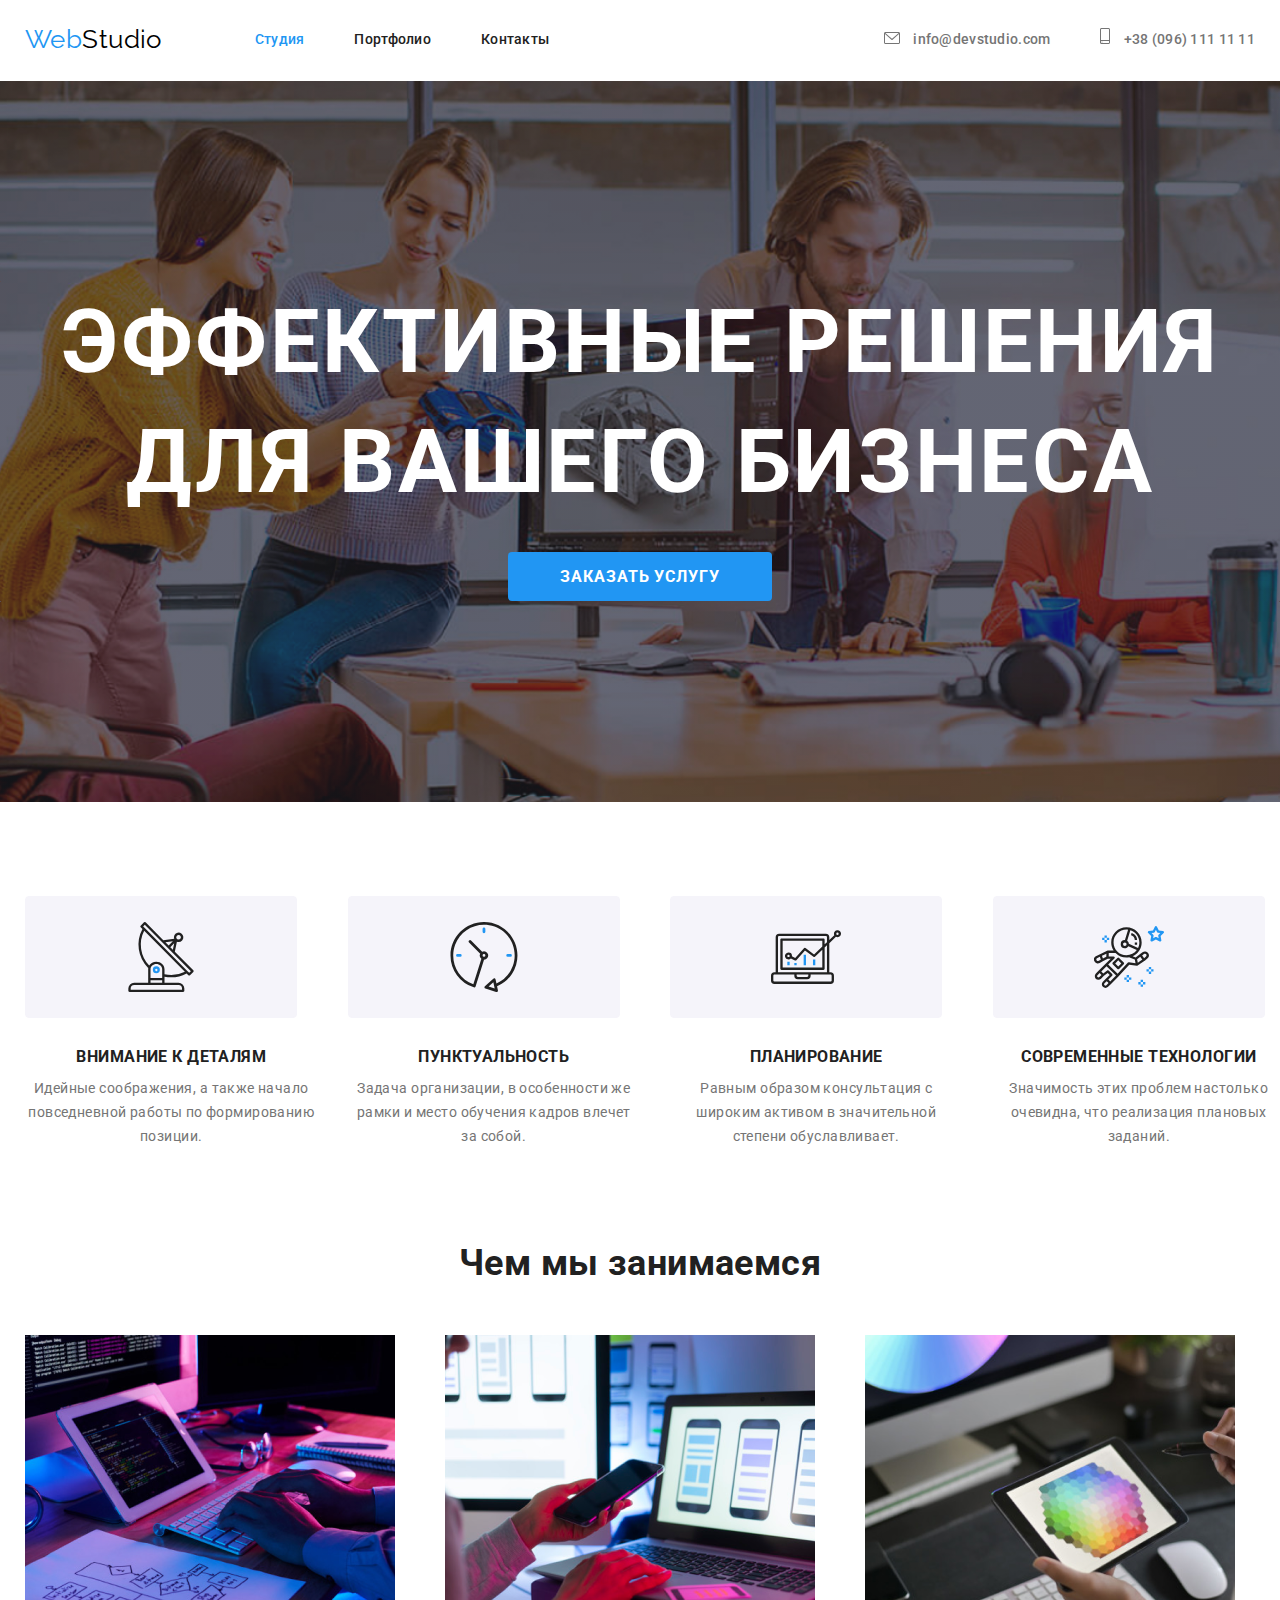
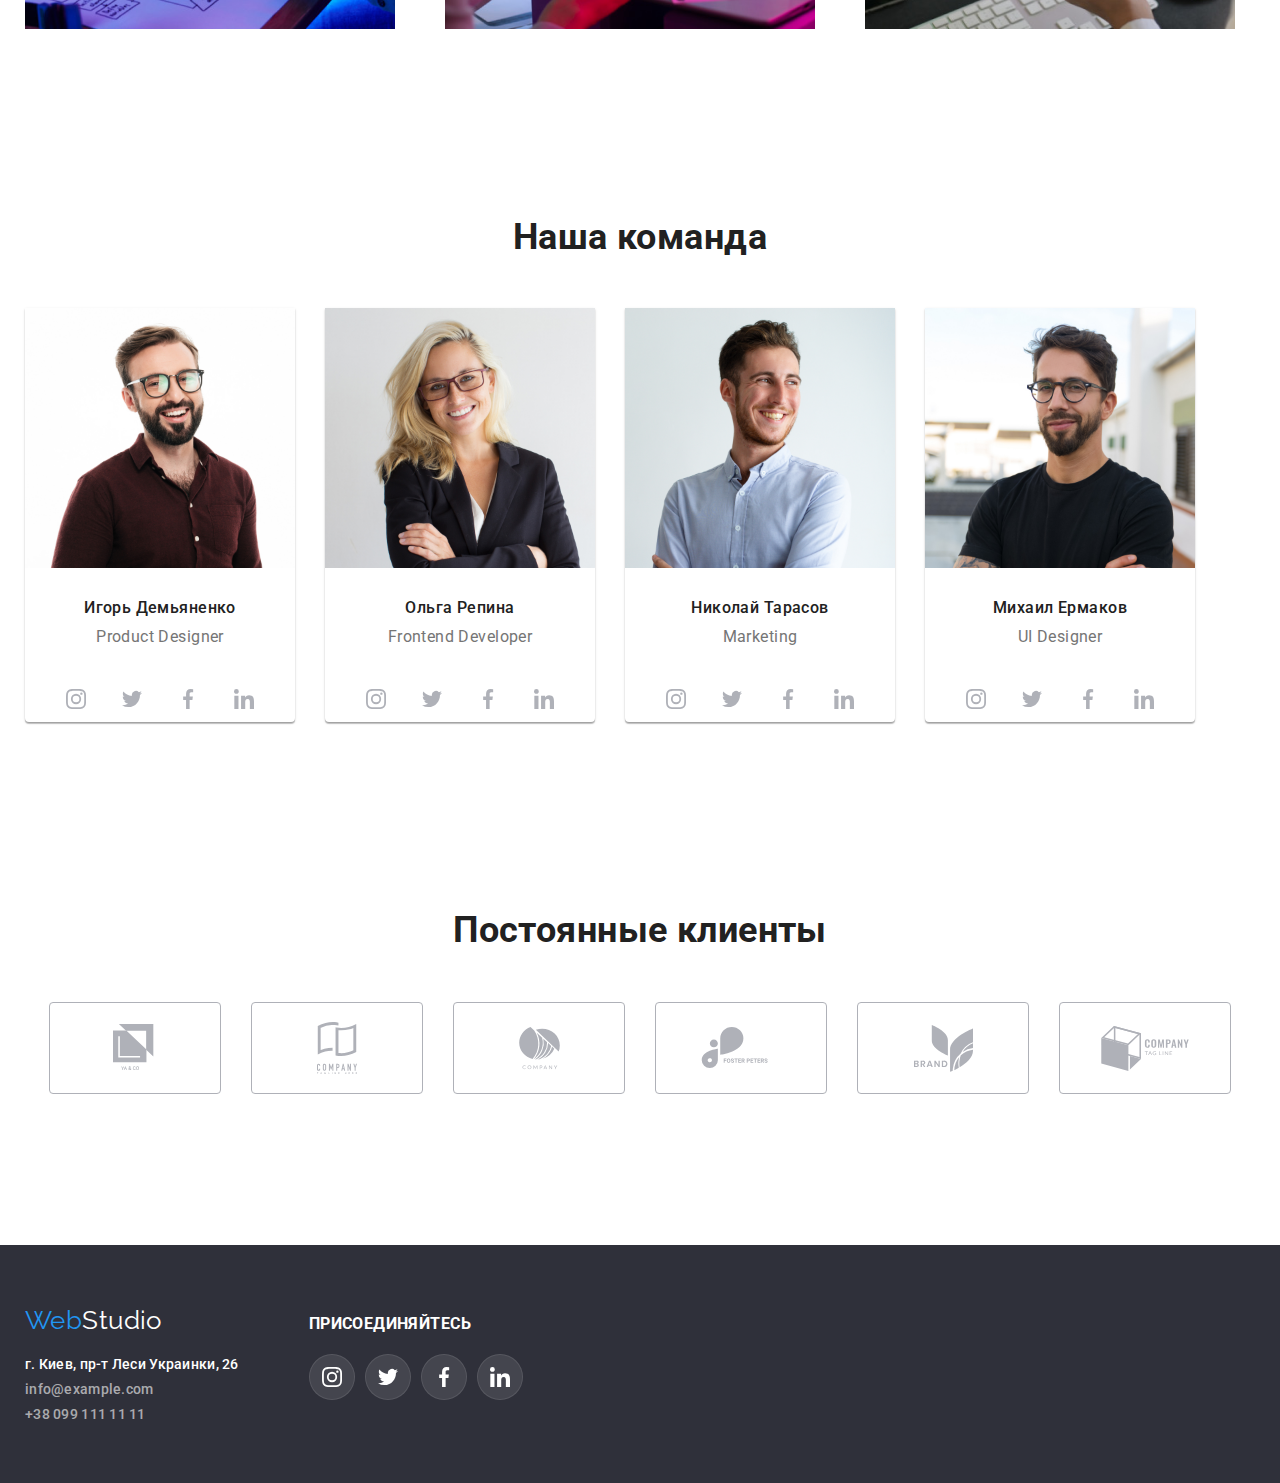
<file: index.html>
<!DOCTYPE html>
<html lang="en">

<head>
  <meta charset="UTF-8" />
  <link href="https://fonts.googleapis.com/css2?family=Raleway:wght@700&family=Roboto:wght@400;500;700;900&display=swap"
    rel="stylesheet">
  <link href="https://cdnjs.cloudflare.com/ajax/libs/modern-normalize/1.0.0/modern-normalize.min.css" rel="stylesheet">
  <title>main</title>
  <link rel="stylesheet" href="./css/general.css">
  <link rel="stylesheet" href="./css/main.css">
  <link rel="stylesheet" href="./css/portfolio.css">
</head>

<body class="page">
  <!--top line-->
  <header class="page-header">
    <div class="container flex">
      <nav class="page-nav flexbox">
        <!-- logo -->
        <a href="./index.html" class="logo"><span class="logo third">Web</span><span class="logo primary">Studio</span></a>
        <!--menu-nav-->
        <ul class="site-navigation-list list flexbox">
          <li class="site-navigation-item"><a href="" class="site-navigation-link current link">Студия</a></li>
          <li class="site-navigation-item"><a href="./portfolio.html" class="site-navigation-link link">Портфолио</a></li>
          <li class="site-navigation-item"><a href="#" class="site-navigation-link link">Контакты</a></li>
        </ul>
      </nav>
        <!--contact-->
        <address class="contact-header">
        <ul class="contact-list list flexbox">
          <li class="contact-item">
            <a href="mailto:info@devstudio.com" class="contact-link link">
              <svg class="mail-icon" width="16" height="12">
                <use href="./images/icons/sprite.svg#envelope"></use>
              </svg>
              info@devstudio.com
            </a>
          </li>
          <li class="contact-item">
            <a href="tel:+380961111111" class="contact-link link">
              <svg class="phone-icon" width="10" height="16">
                <use href="./images/icons/sprite.svg#smartphone"></use>
              </svg>
              +38 (096) 111 11 11
            </a>
          </li>
        </ul>
        </address>
    </div>
  </header>

  <main>
    <!-- site header -->
    <!-- Эффективные решения для вашего бизнеса -->
    <section class="solution-section">
      <div class="solution-container">
        <h1 class="solution-title">Эффективные решения </br> для вашего бизнеса</h1>
        <a href="#" class=" button btn-primary">Заказать услугу</a>
      </div>
    </section>

    <!--Особенности-->
    <section class="features-section section">
      <div class="container">
        <h2 class="visually-hidden">Особенности</h2>
        <ul class="features-list list flexbox">
          <li class="features-item">
            <div class="features-icon">
              <svg class="features-icon-antenna">
                <use href="./images/icons/sprite.svg#antenna"></use>
              </svg>
            </div>
            <h3 class="features-title">Внимание к деталям</h3>
            <p class="features-text">Идейные соображения, а также начало повседневной работы по формированию позиции.
            </p>
          </li>
          <li class="features-item">
            <div class="features-icon">
              <svg class="features-icon-clock">
                <use href="./images/icons/sprite.svg#clock"></use>
              </svg>
            </div>
            <h3 class="features-title">Пунктуальность</h3>
            <p class="features-text">Задача организации, в особенности же рамки и место обучения кадров влечет за собой.
            </p>
          </li>
          <li class="features-item">
            <div class="features-icon">
              <svg class="features-icon-diagram">
                <use href="./images/icons/sprite.svg#diagram"></use>
              </svg>
            </div>
            <h3 class="features-title">Планирование</h3>
            <p class="features-text">Равным образом консультация с широким активом в значительной степени обуславливает.
            </p>
          </li>
          <li class="features-item">
            <div class="features-icon">
              <svg class="features-icon-astronaut">
                <use href="./images/icons/sprite.svg#astronaut"></use>
              </svg>
            </div>
            <h3 class="features-title">Современные технологии</h3>
            <p class="features-text">Значимость этих проблем настолько очевидна, что реализация плановых заданий.</p>
          </li>
        </ul>
      </div>
    </section>

    <!--Чем мы занимаемся-->
    <section class="work-section section">
      <div class="container">
        <h2 class="work-title">Чем мы занимаемся</h2>
        <ul class="work-list list flexbox">
          <li class="work-item">
            <img src="./images/work-section/img/img01.png" alt="фото разработка приложения" width="370" height="294"
              class="image">
          </li>
          <li class="work-item">
            <img src="./images/work-section/img/img02.png" alt=" фото оформление дизайна приложения" width="370"
              height="294" class="image">
          </li>
          <li class="work-item">
            <img src="./images/work-section/img/img03.png" alt="фото цветовая гамма приложения" width="370" height="294"
              class="image">
          </li>
        </ul>
      </div>
    </section>

    <!--Наша команда-->
    <section class="our-team-section section">
      <div class="container">
        <h2 class="our-team-title">Наша команда</h2>
        <ul class="our-team-list list flexbox">
          <li class="our-team-item">
            <img src="./images/our-team-section/img/img04.jpg" alt="фотография Игоря Демьяненка" width="270" height="260"
              class="image">
            <h3 class="our-team-name">Игорь Демьяненко</h3>
            <p class="our-team-profession">Product Designer</p>
            <ul class="social-list list flexbox">
              <li class="social-item">
                <a class="social-link">
                  <svg class="social-icon">
                    <use href="./images/icons/sprite.svg#instagram"></use>
                  </svg>
                </a>
              </li>
              <li class="social-item">
                <a class="social-link">
                  <svg class="social-icon">
                    <use href="./images/icons/sprite.svg#twitter"></use>
                  </svg>
                </a>
              </li>
              <li class="social-item">
                <a class="social-link">
                  <svg class="social-icon">
                    <use href="./images/icons/sprite.svg#facebook"></use>
                  </svg>
                </a>
              </li>
              <li class="social-item">
                <a class="social-link">
                  <svg class="social-icon">
                    <use href="./images/icons/sprite.svg#linkedin"></use>
                  </svg>
                </a>
              </li>
            </ul>
          </li>
          <li class="our-team-item">
            <img src="./images/our-team-section/img/img05.jpg" alt="фотография Ольги Репиной" width="270" height="260"
              class="image">
            <h3 class="our-team-name">Ольга Репина</h3>
            <p class="our-team-profession">Frontend Developer</p>
            <ul class="social-list list flexbox">
              <li class="social-item">
                <a class="social-link">
                  <svg class="social-icon">
                    <use href="./images/icons/sprite.svg#instagram"></use>
                  </svg>
                </a>
              </li>
              <li class="social-item">
                <a class="social-link">
                  <svg class="social-icon">
                    <use href="./images/icons/sprite.svg#twitter"></use>
                  </svg>
                </a>
              </li>
              <li class="social-item">
                <a class="social-link">
                  <svg class="social-icon">
                    <use href="./images/icons/sprite.svg#facebook"></use>
                  </svg>
                </a>
              </li>
              <li class="social-item">
                <a class="social-link">
                  <svg class="social-icon">
                    <use href="./images/icons/sprite.svg#linkedin"></use>
                  </svg>
                </a>
              </li>
            </ul>
          </li>
          <li class="our-team-item">
            <img src="./images/our-team-section/img/img06.jpg" alt="фотография Николая Тарасова" width="270" height="260"
              class="image">
            <h3 class="our-team-name">Николай Тарасов</h3>
            <p class="our-team-profession">Marketing</p>
            <ul class="social-list list flexbox">
              <li class="social-item">
                <a class="social-link">
                  <svg class="social-icon">
                    <use href="./images/icons/sprite.svg#instagram"></use>
                  </svg>
                </a>
              </li>
              <li class="social-item">
                <a class="social-link">
                  <svg class="social-icon">
                    <use href="./images/icons/sprite.svg#twitter"></use>
                  </svg>
                </a>
              </li>
              <li class="social-item">
                <a class="social-link">
                  <svg class="social-icon">
                    <use href="./images/icons/sprite.svg#facebook"></use>
                  </svg>
                </a>
              </li>
              <li class="social-item">
                <a class="social-link">
                  <svg class="social-icon">
                    <use href="./images/icons/sprite.svg#linkedin"></use>
                  </svg>
                </a>
              </li>
            </ul>
          </li>
          <li class="our-team-item">
            <img src="./images/our-team-section/img/img07.jpg" alt="фотография Михаила Ермакова" width="270" height="260"
              class="image">
            <h3 class="our-team-name">Михаил Ермаков</h3>
            <p class="our-team-profession">UI Designer</p>
            <ul class="social-list list flexbox">
              <li class="social-item">
                <a class="social-link">
                  <svg class="social-icon">
                    <use href="./images/icons/sprite.svg#instagram"></use>
                  </svg>
                </a>
              </li>
              <li class="social-item">
                <a class="social-link">
                  <svg class="social-icon">
                    <use href="./images/icons/sprite.svg#twitter"></use>
                  </svg>
                </a>
              </li>
              <li class="social-item">
                <a class="social-link">
                  <svg class="social-icon">
                    <use href="./images/icons/sprite.svg#facebook"></use>
                  </svg>
                </a>
              </li>
              <li class="social-item">
                <a class="social-link">
                  <svg class="social-icon">
                    <use href="./images/icons/sprite.svg#linkedin"></use>
                  </svg>
                </a>
              </li>
            </ul>
          </li>
        </ul>
      </div>
    </section>

    <!--Постоянные клиенты-->
    <section class="costumers-section section">
      <div class="conteiner">
        <h2 class="costumers-title">Постоянные клиенты</h2>
        <ul class="costumers-list flexbox list">
          <li class="costumers-item">
            <a href="#" class="costumers-link">
              <svg class="costumers-icon" width="44.27" height="49.23">
                <use href="./images/icons/sprite.svg#logo 1"></use>
              </svg>
            </a>
          </li>
          <li class="costumers-item">
            <a href="#" class="costumers-link">
              <svg class="costumers-icon" width="40" height="52">
                <use href="./images/icons/sprite.svg#logo 2"></use>
              </svg>
            </a>
          </li>
          <li class="costumers-item">
            <a href="#" class="costumers-link">
              <svg class="costumers-icon" width="41" height="42.6">
                <use href="./images/icons/sprite.svg#logo 3"></use>
              </svg>
            </a>
          </li>
          <li class="costumers-item">
            <a href="#" class="costumers-link">
              <svg class="costumers-icon" width="79.66" height="42.02">
                <use href="./images/icons/sprite.svg#logo 4"></use>
              </svg>
            </a>
          </li>
          <li class="costumers-item">
            <a href="#" class="costumers-link">
              <svg class="costumers-icon" width="59" height="47">
                <use href="./images/icons/sprite.svg#logo 5"></use>
              </svg>
            </a>
          </li>
          <li class="costumers-item">
            <a href="#" class="costumers-link">
              <svg class="costumers-icon" width="88.48" height="45.44">
                <use href="./images/icons/sprite.svg#logo 6"></use>
              </svg>
            </a>
          </li>
        </ul>
      </div>
    </section>
  </main>

  <!--footer-->
  <footer class="page-footer fon">

    <div class="container flexbox footer-content">
      <div class="box-location box-footer">
        <a href="./index.html" class="logo"><span class="logo third">Web</span><span
            class="logo secondary">Studio</span>
        </a>
        <address class="location-footer flexbox">
          <p class="location-address link">г. Киев, пр-т Леси Украинки, 26</p>
          <a href="mailto:info@example.com" class="contact-link-footer link">info@example.com</a>
          <a href=" tel:+380991111111" class="contact-link-footer link">+38 099 111 11 11</a>
        </address>
      </div>

      <div class="box-socseti box-footer">
        <h3 class="footer-title">присоединяйтесь</h3>
        <ul class="social-footer-list list flexbox">
          <li class="social-footer-item">
            <a href="https://www.instagram.com" class="social-footer-link" aria-label="ссылка на instagram">
              <svg class="footer-icon">
                <use href="./images/icons/sprite.svg#instagram"></use>
              </svg>
            </a>
          </li>
          <li class="social-footer-item">
            <a href="https://twitter.com" class="social-footer-link" aria-label="ссылка на twitter">
              <svg class="footer-icon">
                <use href="./images/icons/sprite.svg#twitter"></use>
              </svg>
            </a>
          </li>
          <li class="social-footer-item">
            <a href="https://www.facebook.com" class="social-footer-link" aria-label="ссылка на facebook">
              <svg class="footer-icon">
                <use href="./images/icons/sprite.svg#facebook"></use>
              </svg>
            </a>
          </li>
          <li class="social-footer-item">
            <a href="https://www.linkedin.com" class="social-footer-link" aria-label="ссылка на linkedin">
              <svg class="footer-icon">
                <use href="./images/icons/sprite.svg#linkedin"></use>
              </svg>
            </a>
          </li>
        </ul>
      </div>

    </div>
  </footer>

</body>

</html>
</file>
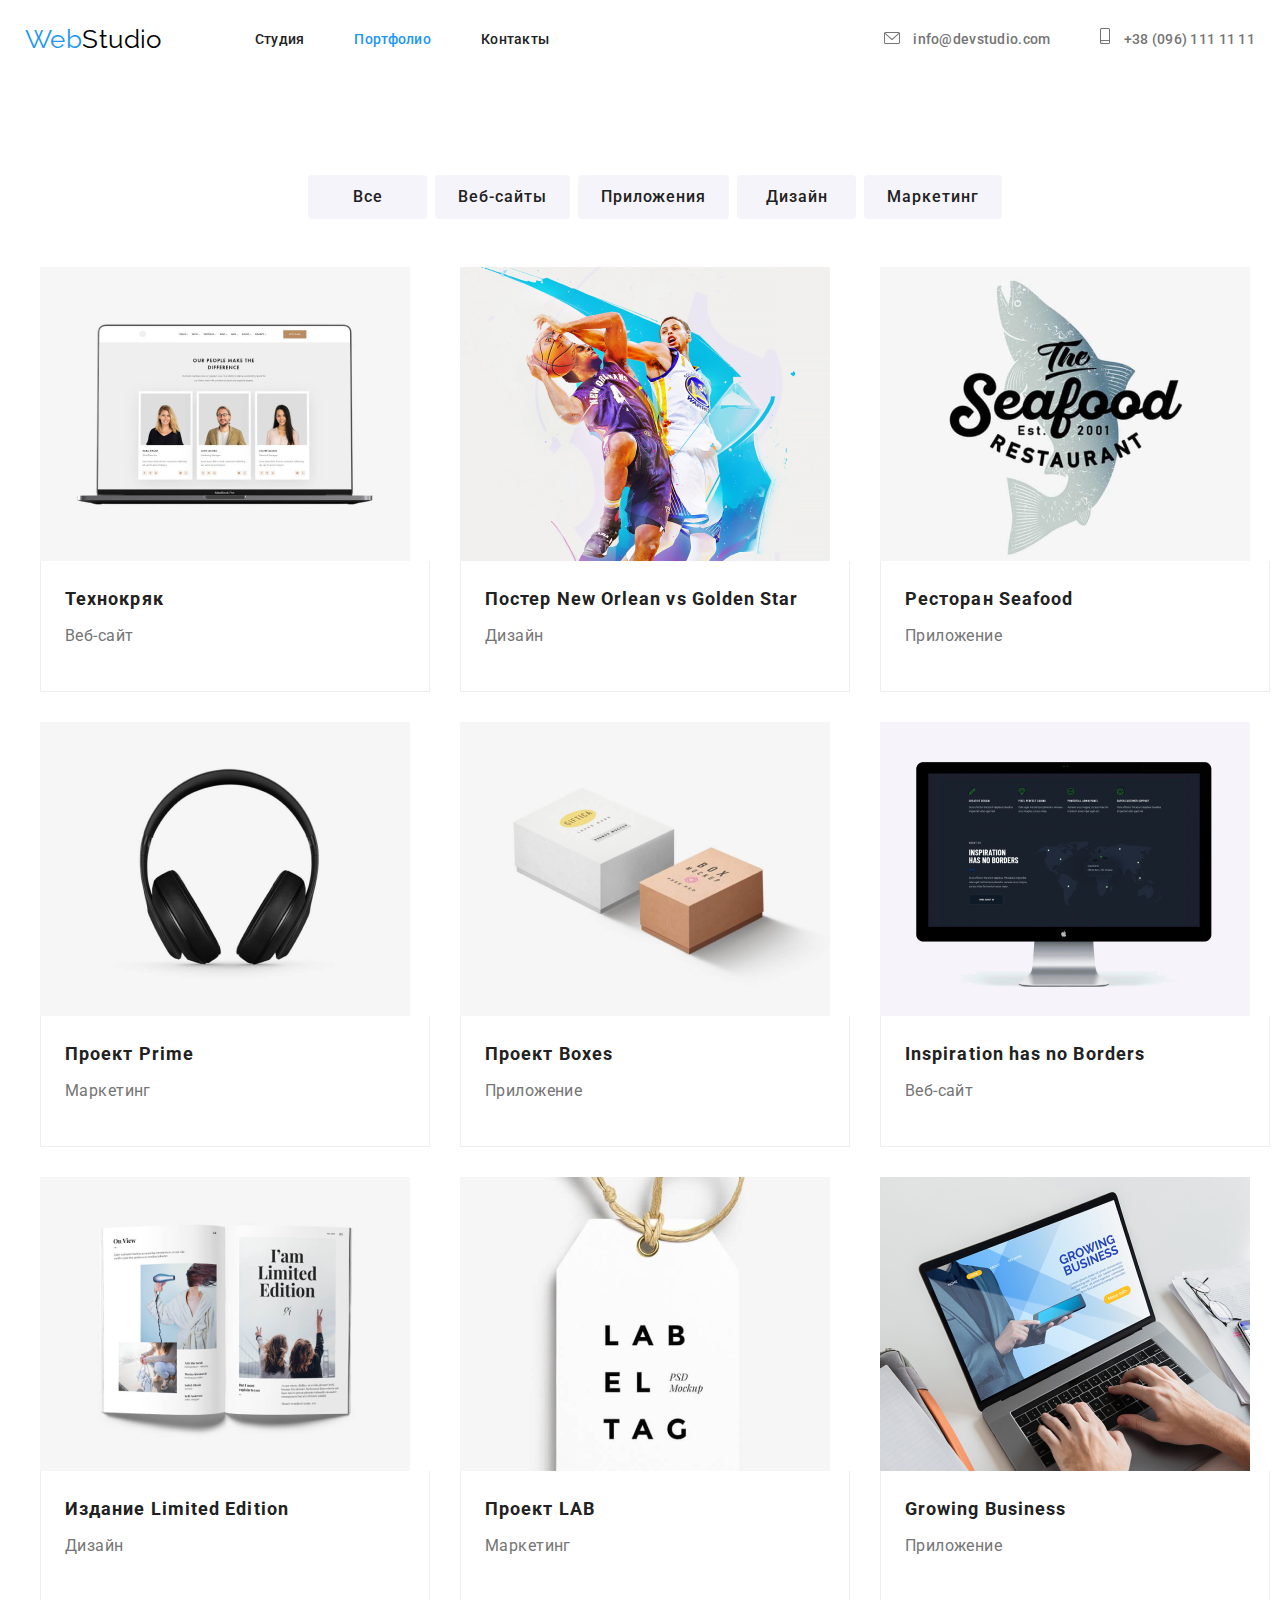
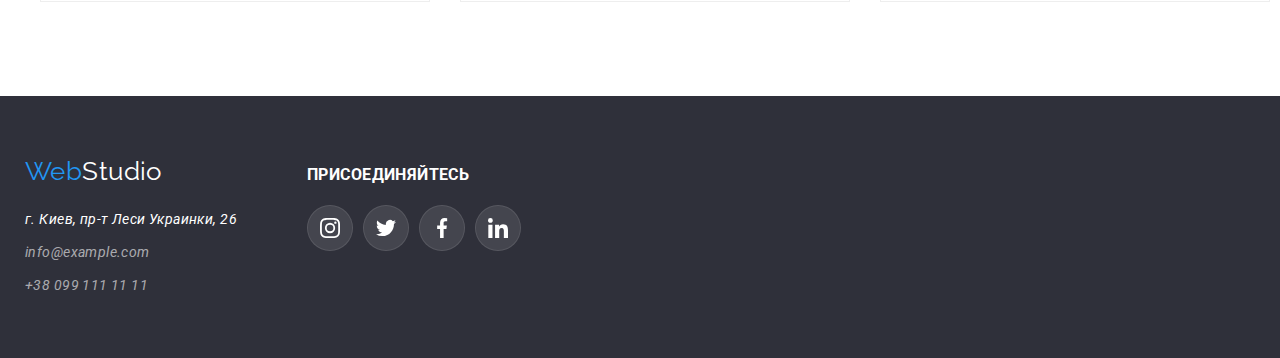
<file: portfolio.html>
<!DOCTYPE html>
<html lang="en">

<head>
  <link href="https://fonts.googleapis.com/css2?family=Raleway:wght@700&family=Roboto:wght@400;500;700;900&display=swap"
    rel="stylesheet">
  <link href="https://cdnjs.cloudflare.com/ajax/libs/modern-normalize/1.0.0/modern-normalize.min.css" rel="stylesheet">
  <title>portfolio</title>
  <meta charset="UTF-8" />
  <link rel="stylesheet" href="./css/general.css">
  <link rel="stylesheet" href="./css/main.css">
  <link rel="stylesheet" href="./css/portfolio.css">
</head>

<body class="page">
  <h1 class="visually-hidden">Шапка сайта</h1>
  <!--top line-->
  <header class="page-header">
    <div class="container flex">
      <nav class="page-nav flexbox">
        <!-- logo -->
        <a href="./index.html" class="logo"><span class="logo third">Web</span><span
            class="logo primary">Studio</span></a>
        <!--menu-nav-->
        <ul class="site-navigation-list list flexbox">
          <li class="site-navigation-item"><a href="./index.html" class="site-navigation-link link">Студия</a></li>
          <li class="site-navigation-item"><a href="" class="site-navigation-link current link">Портфолио</a></li>
          <li class="site-navigation-item"><a href="#" class="site-navigation-link link">Контакты</a></li>
        </ul>
      </nav>
      <!--contact-->
      <address class="contact-header">
        <ul class="contact-list list flexbox">
          <li class="contact-item">
            <a href="mailto:info@devstudio.com" class="contact-link link">
              <svg class="mail-icon" width="16" height="12">
                <use href="./images/icons/sprite.svg#envelope"></use>
              </svg>
              info@devstudio.com
            </a>
          </li>
          <li class="contact-item">
            <a href="tel:+380961111111" class="contact-link link">
              <svg class="phone-icon" width="10" height="16">
                <use href="./images/icons/sprite.svg#smartphone"></use>
              </svg>
              +38 (096) 111 11 11
            </a>
          </li>
        </ul>
      </address>
    </div>
  </header>

  <main>
    <!--Верхняя строка меню-->
    <div class="container">
      <article class="portfolio section">
        <section class="menu-section">
          <div class="container">
            <h2 class="visually-hidden">Верхняя строка меню</h2>
            <!--menu-nav-->
            <ul class="menu-list list flexbox">
              <li class="menu-item">
                <a href="#" class="button btn-secondary">Все</a>
              </li>
              <li class="menu-item">
                <a href="#" class="button btn-secondary">Веб-сайты</a>
              </li>
              <li class="menu-item">
                <a href="#" class="button btn-secondary">Приложения</a>
              </li>
              <li class="menu-item">
                <a href="#" class="button btn-secondary">Дизайн</a>
              </li>
              <li class="menu-item">
                <a href="#" class="button btn-secondary">Маркетинг</a>
              </li>
            </ul>
          </div>
        </section>

        <!--Наши проекты-->
        <section class="project-section">
          <div class="container">
            <h2 class="visually-hidden">Наши возможностит</h2>
            <ul class="project-list list flexbox">
              <li class="project-item">
                <a href="#" class="project-link">
                  <img src="./images/project-section/img/img08.png"
                    alt="картинка ноутбука с отображением на экране с фотографий нашей команды" width="370" height="294"
                    class="image">
                  <div class="project-card">
                    <h3 class="project-title">Технокряк</h3>
                    <p class="project-text">Веб-сайт</p>
                  </div>
                </a>
              </li>
              <li class="project-item">
                <a class="project-link">
                  <img src="./images/project-section/img/img09.png" alt="картинка борьба двух баскетболистов"
                    width="370" height="294" class="image">
                  <div class="project-card">
                    <h3 class="project-title">Постер New Orlean vs Golden Star</h3>
                    <p class="project-text">Дизайн</p>
                  </div>
                </a>
              </li>
              <li class="project-item">
                <a class="project-link">
                  <img src="./images/project-section/img/img10.png" alt="картинка логотип рексторана Seafood"
                    width="370" height="294" class="image">
                  <div class="project-card">
                    <h3 class="project-title">Ресторан Seafood</h3>
                    <p class="project-text">Приложение</p>
                  </div>
                </a>
              </li>
              <li class="project-item">
                <a class="project-link">
                  <img src="./images/project-section/img/img11.png" alt="картинка наушников" width="370" height="294"
                    class="image">
                  <div class="project-card">
                    <h3 class="project-title">Проект Prime</h3>
                    <p class="project-text">Маркетинг</p>
                  </div>
                </a>
              </li>
              <li class="project-item">
                <a class="project-link">
                  <img src="./images/project-section/img/img12.png" alt="картинка двух разноцветных коробок" width="370"
                    height="294" class="image">
                  <div class="project-card">
                    <h3 class="project-title">Проект Boxes</h3>
                    <p class="project-text">Приложение</p>
                  </div>
                </a>
              </li>
              <li class="project-item">
                <a class="project-link">
                  <img src="./images/project-section/img/img13.png"
                    alt="картинка монитора с отображением на экране материка" width="370" height="294" class="image">
                  <div class="project-card">
                    <h3 class="project-title">Inspiration has no Borders</h3>
                    <p class="project-text">Веб-сайт</p>
                  </div>
                </a>
              </li>
              <li class="project-item">
                <a class="project-link">
                  <img src="./images/project-section/img/img14.png" alt="картинка книги открытой на середине"
                    width="370" height="294" class="image">
                  <div class="project-card">
                    <h3 class="project-title">Издание Limited Edition</h3>
                    <p class="project-text">Дизайн</p>
                  </div>
                </a>
              </li>
              <li class="project-item">
                <a class="project-link">
                  <img src="./images/project-section/img/img15.png" alt="картинка бирки" width="370" height="294"
                    class="image">
                  <div class="project-card">
                    <h3 class="project-title">Проект LAB</h3>
                    <p class="project-text">Маркетинг</p>
                  </div>
                </a>
              </li>
              <li class="project-item">
                <a class="project-link">
                  <img src="./images/project-section/img/img16.png" alt="картинка ноутбука" width="370" height="294"
                    class="image">
                  <div class="project-card">
                    <h3 class="project-title">Growing Business</h3>
                    <p class="project-text">Приложение</p>
                  </div>
                </a>
              </li>
            </ul>
          </div>
        </section>
      </article>
    </div>
  </main>

  <footer class="page-footer fon">

    <div class="container flexbox footer-content">
      <div class="box-location box-footer">
        <a href="./portfolio.html" class="logo"><span class="logo third">Web</span><span
            class="logo secondary">Studio</span>
        </a>
        <address class="location-footer flexbox">
          <p class="location-address">г. Киев, пр-т Леси Украинки, 26</p>
          <a href="mailto:info@example.com" class="contact-link-footer">info@example.com</a>
          <a href=" tel:+380991111111" class="contact-link-footer">+38 099 111 11 11</a>
        </address>
      </div>

      <div class="box-socseti box-footer">
        <h3 class="footer-title">присоединяйтесь</h3>
        <ul class="social-footer-list list flexbox">
          <li class="social-footer-item">
            <a href="https://www.instagram.com" class="social-footer-link" aria-label="ссылка на instagram">
              <svg class="footer-icon">
                <use href="./images/icons/sprite.svg#instagram"></use>
              </svg>
            </a>
          </li>
          <li class="social-footer-item">
            <a href="https://twitter.com" class="social-footer-link" aria-label="ссылка на twitter">
              <svg class="footer-icon">
                <use href="./images/icons/sprite.svg#twitter"></use>
              </svg>
            </a>
          </li>
          <li class="social-footer-item">
            <a href="https://www.facebook.com" class="social-footer-link" aria-label="ссылка на facebook">
              <svg class="footer-icon">
                <use href="./images/icons/sprite.svg#facebook"></use>
              </svg>
            </a>
          </li>
          <li class="social-footer-item">
            <a href="https://www.linkedin.com" class="social-footer-link" aria-label="ссылка на linkedin">
              <svg class="footer-icon">
                <use href="./images/icons/sprite.svg#linkedin"></use>
              </svg>
            </a>
          </li>
        </ul>
      </div>

    </div>
  </footer>
</body>

</html>
</file>
<file: css/general.css>
:root {
    --primary-text-color: #757575;
    --title-text-color: #212121;
    --accent-color: #2196f3;
    --logo-color: #000000;
    --text-color: #ffffff;
    --primary-bg-color: #2196f3;
    --secondary-bg-color: #f5f4fa;
    --footer-main-color: #2f303a;
    --footer-text-color: rgba(255, 255, 255, 0.6);
    --project-link-color: #eeeeee;
    --link-color:#AFB1B8;
    --social-footer-color:rgba(255, 255, 255, 0.1);
}

.html {
    box-sizing: border-box;
}

*,
*::before,
*::after {
    box-sizing: inherit;
}

.page {
    color: var(--primary-text-color);
    font-family: Roboto, sans-serif;
    font-style: normal;
    font-weight: 400;
    font-size: 14px;
    line-height: 1.7;
    letter-spacing: 0.03em;
}

img {
    display: block;
    max-width: 100%;
    height: auto;
}

a {
    text-decoration: none;
}

/* утилиты */

.list {
    padding: 0;
    margin: 0;
    list-style: none;
}

.link {
    font-family: inherit;
    font-weight: 500;
    font-style: normal;
    font-size: 14px;
    line-height: 1.14;
    letter-spacing: 0.02em;
}

.container {
    width: 1230px;
    margin-left: auto;
    margin-right: auto;
    padding-left: 15px;
    padding-right: 15px;
}

.section {
    padding-top: 94px;
    padding-bottom: 94px;
}

.flexbox {
    display: flex;
}

.flex {
    display: flex;
    justify-content: space-between;
    align-items: center;
}

.button {

    border-radius: 4px;
    font-weight: 500;
    font-size: 16px;
    line-height: 1.87;
    letter-spacing: 0.06em;

    color: var(--text-color);
    background-color: var(--primary-bg-color);
}

/* main heading*/


/*page-header*/

.page-header {
    padding-top: 24px;
    padding-bottom: 25px;

    background-color: var(--text-color);

    border-bottom: 1px solid var(--text-color);
}

/*page-nav*/

.page-nav {
    align-items: center;
}

/*logo*/

.logo {
    font-family: Raleway, sans-serif;
    font-size: 26px;
    line-height: 1.2;
    text-decoration: none;
}

.logo.primary {
    color: var(--logo-color);
}

.logo.secondary {
    color: var(--text-color);
}

.logo.third {
    color: var(--primary-bg-color);
}


/*menu-nav*/
/* site-navigation*/

.site-navigation-list {
    margin-left: 93px;
}

/* .site-navigation .item { 
    margin-right: 50px;
} */

/* .site-navigation .item:last-child {
    margin-right: 0px; 
*/

.site-navigation-item+.site-navigation-item {
    margin-left: 50px;
}

.site-navigation-link {
    display: block;
    color: var(--title-text-color);

}

.site-navigation-link:hover,
.site-navigation-link:focus {
    color: var(--accent-color);
}

.site-navigation-link.current {
    color: var(--accent-color);
}

/*contact*/
.contact-header {
    padding: 0;
    margin-left: 0;
}

.contact-item+.contact-item {
    margin-left: 50px;
}

.contact-link {
    color: var(--primary-text-color);

}

.contact-link:hover,
.contact-link:focus {
    color: var(--accent-color);
}

.mail-icon,
.phone-icon {
    fill: var(--primary-text-color);

    margin-right: 10px;
}

/*page-footer*/

.page-footer {
    padding-top: 60px;
    padding-bottom: 60px;
}

.footer-content {
    align-items: baseline;
}

.box-footer:not(:last-child) {
    margin-right: 70px;
}

.page-footer .logo {
display: inline-block;
}

.location-footer {
    margin-top: 20px;

    flex-direction: column;
    justify-content: flex-end; 
}

.location-address,
.contact-link-footer{
    margin-top: 0;
    margin-bottom: 9px;
    color: var(--text-color);
}

.contact-link-footer {
    color: var(--footer-text-color);
}

.contact-link-footer:last-child {
    margin-bottom: 0;
}

.box-socseti {
    display: block;
}

.footer-title {
    margin: 0;

    color: var(--text-color);

    font-weight: 700;
    line-height: 1.14;
    text-decoration: none;
    text-transform: uppercase;
}

.social-footer-list {
    margin-top: 20px;
    justify-content: flex-start;
}

.social-footer-item:not(:last-child) {
    margin-right: 10px;
}

.social-footer-link {
    display: flex;
    justify-content: center;
    align-items: center;
    width: 44px;
    height: 44px;
    background-color: var(--social-footer-color);
    border: 1px solid var(--social-footer-color);
    border-radius: 50%;
}


.social-footer-link:hover,
.social-footer-link:focus{
    background-color: var(--accent-color);
}

.social-footer-link:hover .footer-icon,
.social-footer-link:focus .footer-icon{
    fill: var(--text-color);
}


.footer-icon {
    width: 20px;
    height: 20px;
    fill: var(--text-color);
}

.\visually-hidden:not(:focus):not(:active),
input[type="checkbox"].visually-hidden,
input[type="radio"].visually-hidden {
    position: absolute;

    width: 1px;
    height: 1px;
    margin: -1px;
    border: 0;
    padding: 0;

    white-space: nowrap;

    clip-path: inset(100%);
    clip: rect(0 0 0 0);
    overflow: hidden;
}
</file>
<file: css/main.css>
/*цвет основного текста #212121*/
/*вторичный цвет текста #757575*/
/*белый цвет текста #FFFFFF*/
/*голубой цвет текста #2196F3*/
/*цвет логотипа #000000*/
/*вторичный цвет фона #2F303A*/
/*акцент  кнопка #2196F3*/

/* Утилиты */

/* Цвет фона fon*/
.fon {
    background-color: var(--footer-main-color);
}

/*site header*/
/*solution-section*/

.solution-section {
    padding-top: 200px;
    padding-bottom: 200px;

    /* height: 600px; */
    background-image: linear-gradient(to right,
            rgba(47, 48, 58, 0.4),
            rgba(47, 48, 58, 0.4)),
        url(../images/solution-section/img/fon.jpg);
    background-repeat: no-repeat;
    background-position: center;
    background-size: cover;

    font-family: inherit;
    font-weight: 900;
    font-size: 44px;
    line-height: 1.36;
    text-align: center;
    letter-spacing: 0.06em;
    text-transform: uppercase;
}

.solution-container {
    min-width: 696px;
    height: auto;
    margin: 0 auto;
    border: 1px solid transparent;
    border-image: url(../images/solution-section/img/fon.jpg);
}


.solution-title {

    margin: 0;
    margin-bottom: 30px;
    color: var(--text-color);
    text-transform: uppercase;
}

/*Особенности*/
/*features-section*/

.features-section {
    text-align: center;
}

.features-list {
    flex-wrap: wrap;
    margin-right: -30px;
}

.features-item {
    width: calc((100% - 90px) / 4);
    margin-right: 30px;
}

.features-item:last-child {
    margin-right: 0px;
}

.features-title {
    margin-top: 0px;
    margin-bottom: 10px;
    color: var(--title-text-color);

    font-weight: 700;
    line-height: 1.14;
    text-transform: uppercase;
}

.features-text {
    margin-top: 0px;
    margin-bottom: 0px;

    color: var(--primary-text-color);

    line-height: 1.71;
}

.features-icon {
    display: flex;
    justify-content: center;
    align-items: center;
    width: 270px;
    height: 120px;
    background-color: var(--secondary-bg-color);
    border: 1px solid var(--secondary-bg-color);
    border-radius: 4px;
    margin-bottom: 30px;
}

.features-icon-antenna,
.features-icon-clock, 
.features-icon-diagram,
.features-icon-astronaut {
    width: 70px;
    height: 70px;
    fill: var(--title-text-color);

}

/* Чем мы занимаемся */
/*work-section*/

.work-section {
    padding-top: 0;

    text-align: center;
}

.work-title {
    margin-top: 0;
    margin-bottom: 50px;

    color: var(--title-text-color);

    font-weight: 700;
    font-size: 36px;
    line-height: 1.16;
    text-align: center;
}

.work-list {
    flex-wrap: wrap;
}

.work-item {
    width: calc((100% - 60px) / 3);
    margin-right: 30px;
}

.work-item:nth-child(3n) {
    margin-right: 0px;
}

.image {
    display: block;
    max-width: 100%;
    height: auto;
}

/*Наша команда*/
/* our-team-section */

.our-team-section {
    text-align: center;
}

.our-team-title {
    margin-top: 0px;
    margin-bottom: 50px;

    color: var(--title-text-color);

    font-weight: 700;
    font-size: 36px;
    line-height: 1.16;
    text-align: center;
}

.our-team-list {
    flex-wrap: wrap;
}

.our-team-item {
    width: calc(100% - 90px) / 4;
    margin-right: 30px;

    background-color: var(--text-color);
    border-radius: 0px 0px 4px 4px;
    box-shadow: 0px 1px 3px rgba(0, 0, 0, 0.12),
        0px 1px 1px rgba(0, 0, 0, 0.14),
        0px 2px 1px rgba(0, 0, 0, 0.2);
}

.our-team-item:nth-child(4n) {
    margin-right: 0px;
}

.our-team-name {
    margin-top: 30px;
    margin-bottom: 0px;

    color: var(--title-text-color);

    font-weight: 500;
    font-size: 16px;
    line-height: 1.19;
    text-align: center;
}

.our-team-profession {
    margin-top: 10px;
    margin-bottom: 30px;
    color: var(--primary-text-color);

    font-size: 16px;
    line-height: 1.19;
    text-align: center;
}

.social-list{
justify-content: center;
}

.social-item:not(:last-child) {
    margin-right: 10px;
}

.social-link {
    display: flex;
    justify-content: center;
    align-items: center;
    width: 44px;
    height: 44px;
    background-color: var(--text-color);
    border: 1px solid var(--text-color);
    border-radius: 50%; 
}

.social-link:hover,
.social-link:focus{
    background-color: var(--accent-color);
}

.social-link:hover .social-icon,
.social-link:focus .social-icon{
    fill: var(--text-color);
}

.social-icon {
    width: 20px;
    height: 20px;
    fill: var(--link-color);
}

/*Постоянные клиенты*/
.costumers-section {
    padding-bottom: 151px;

    
}

.costumers-title {
    margin-top: 0;
    margin-bottom: 50px;

    color: var(--title-text-color);

    font-weight: 700;
    font-size: 36px;
    line-height: 1.16;

    text-align: center;  
}

.costumers-list {
    justify-content: center;
    flex-wrap: wrap;
}

.costumers-link {
    display: inline-flex;
    align-items: center; 
    justify-content: center;
    width: 170px;
    height: 90px;
    border: 1px solid var(--link-color);
    border-radius: 4px;
}

.costumers-item {
    width: calc((100%-150px)/6);
    margin-right: 30px;
}

.costumers-item:last-child {
    margin-right: 0;
}

.costumers-icon {
    fill: var(--link-color); 
}

.costumers-link:hover .costumers-icon,
.costumers-link:focus .costumers-icon {
    fill: var(--primary-bg-color);
}

.costumers-link:hover, 
.costumers-link:focus {  
    border: 1px solid var(--primary-bg-color);
}

/*button*/

/*Эффективные решения для вашего бизнеса*/
/*solution-section (button)*/

.btn-primary {
    display: block;

    padding-top: 10px;
    padding-bottom: 10px;
    padding-left: 32px;
    padding-right: 32px;
    margin-left: auto;
    margin-right: auto;

    width: 200px;

    font-weight: 700;

    text-decoration: none;
    text-align: center;
}
</file>
<file: css/portfolio.css>
/*цвет основного текста #212121*/
/*вторичный цвет текста #757575*/
/*белый цвет текста #FFFFFF*/
/*голубой цвет текста #2196F3*/
/*цвет логотипа #000000*/
/*вторичный цвет фона #2F303A*/
/*акцент  кнопка #2196F3*/

/*portfolio*/

/*menu-nav*/
/*menu-section*/

.menu-section {
    padding-bottom: 14px;

    text-align: center;
}

.menu-list {
    display: flex;
    justify-content: center;

}

.menu-item+.menu-item {
    margin-left: 8px;
}

/* Наши проекты */
/*project-section*/

.project-section {
    padding-top: 34px;
    text-align: left;
}

.project-list {
    flex-wrap: wrap;
}

.project-card {
    padding: 20px 24px;
    border-right: 1px solid #eeeeee;
    border-bottom: 1px solid #eeeeee;
    border-left: 1px solid #eeeeee; 
}

.project-link {
    margin: 0;
    padding: 0;
    list-style: none;
}


.project-item {
    width: calc((100% - 60px) / 3);
    margin-right: 30px;
    margin-bottom: 30px;
    /* width: 370px; */
    /* margin-right: 30px; */
    /* margin-bottom: 30px; */
}

.project-item:nth-child(3n) {
    margin-right: 0px;
}

.project-item:nth-child(n+7) {
    margin-bottom: 0px;
}


/* .project-list-item:nth-child(3n) {
    margin-right: 0px; 
} */

/* .project-list-item:nth-last-child(-n + 3) {
    margin-bottom: 0;
} */

.project-item:hover,
.project-item:focus {
    box-shadow: 0px 1px 1px rgba(0, 0, 0, 0.12),
        0px 4px 4px rgba(0, 0, 0, 0.06),
        1px 4px 6px rgba(0, 0, 0, 0.16);
}

.project-title {
    margin: 0;
    margin-bottom: 4px;
    color: var(--title-text-color);
    font-weight: 700;
    font-size: 18px;
    line-height: 2;
    letter-spacing: 0.06em;
}

.project-text {
    margin: 0px;
    margin-bottom: 20px;
    color: var(--primary-text-color);

    font-size: 16px;
    line-height: 1.88;
}

/*menu-section (buttons)*/

.menu-section .btn-secondary {
    display: inline-block;
    border-radius: 4px;
    padding: 6px 22px;
    min-width: 73px;

    color: var(--title-text-color);
    background-color: var(--secondary-bg-color);
    border: 1px solid transparent;

    text-align: center;
    text-decoration: none;
    text-align: center;

}

.menu-section .btn-secondary:hover,
.menu-section .btn-secondary:focus {
    color: var(--text-color);
    background-color: var(--accent-color);
    box-shadow: 0px 3px 1px rgba(0, 0, 0, 0.1),
        0px 1px 2px rgba(0, 0, 0, 0.08),
        0px 2px 2px rgba(0, 0, 0, 0.12);
}
</file>
